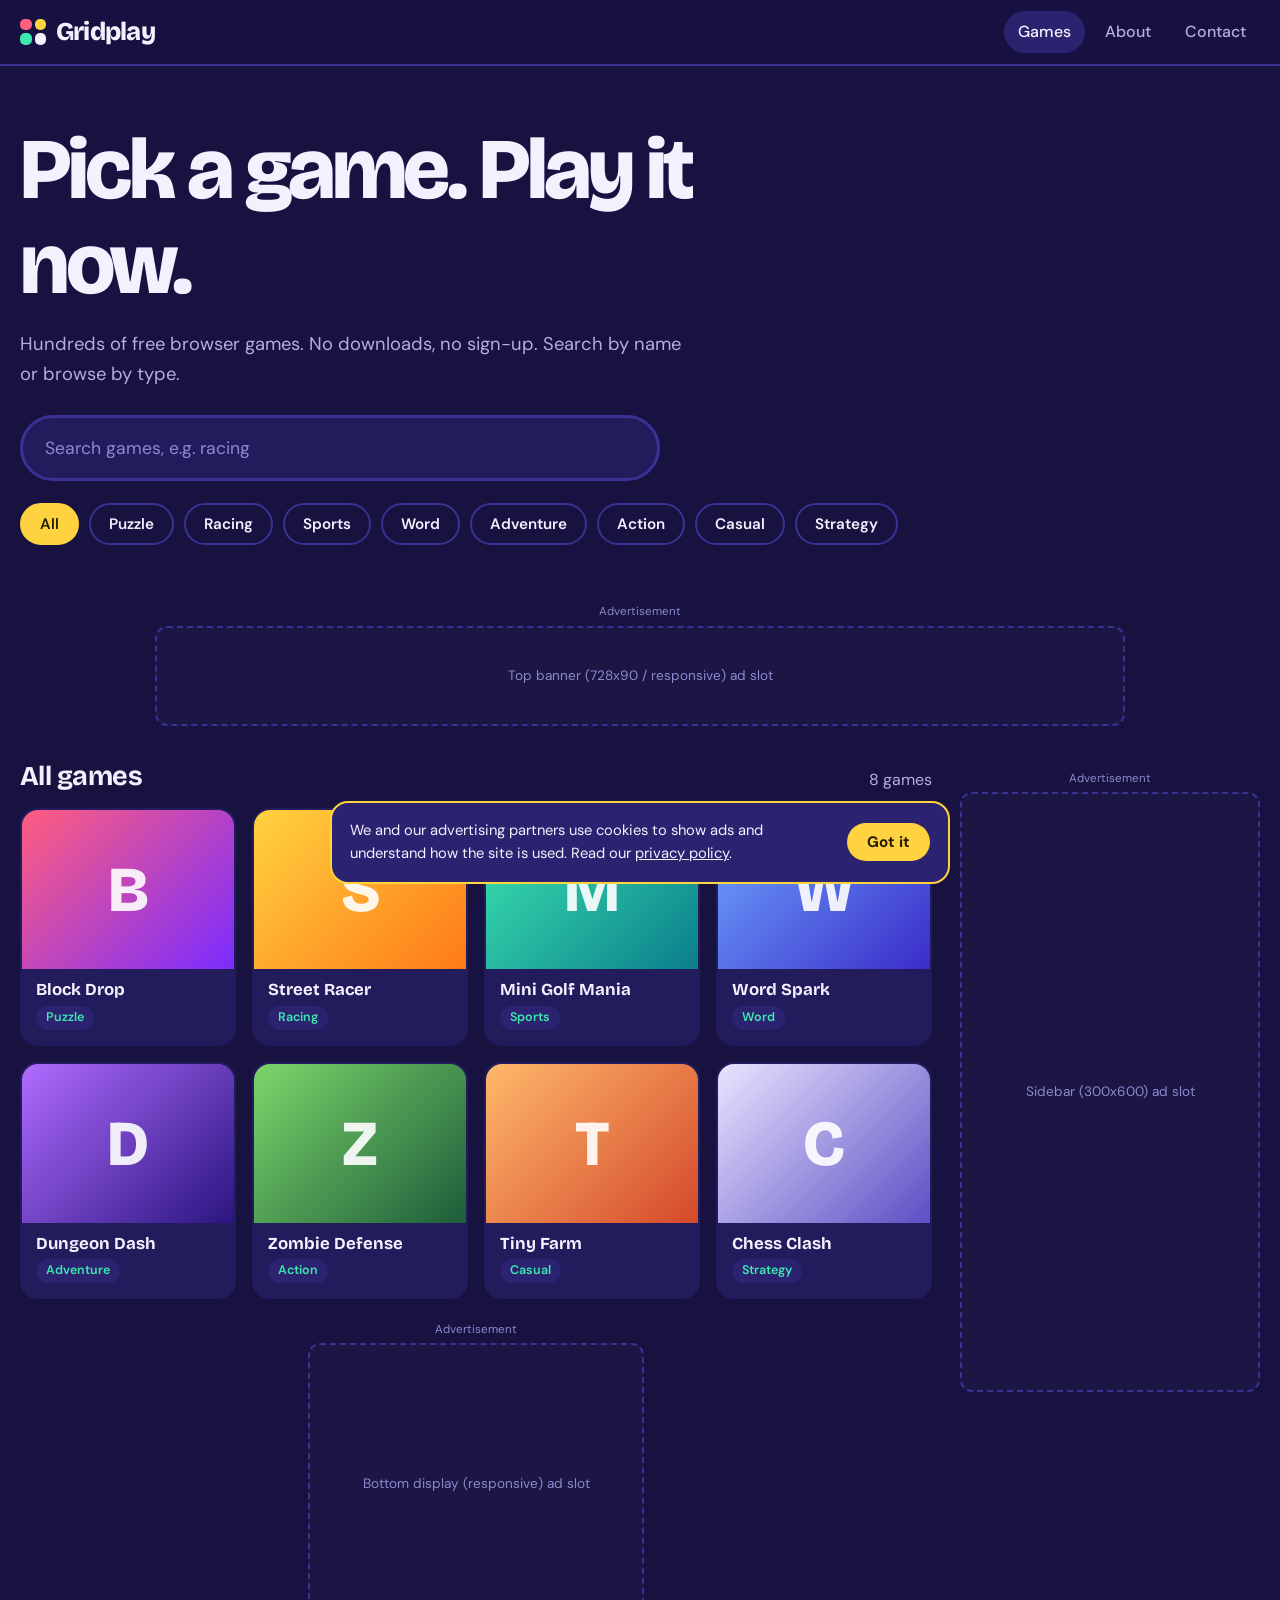
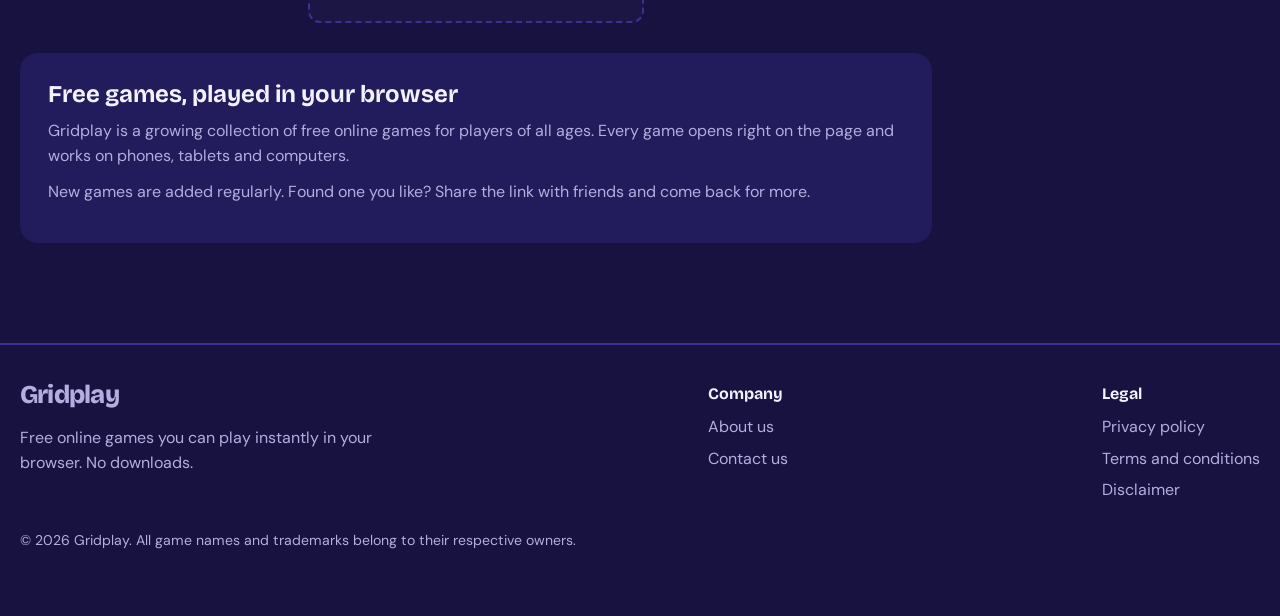
<file: madheshgames/index.html>
<!DOCTYPE html><html lang="en"><head><meta charset="utf-8"><meta name="viewport" content="width=device-width,initial-scale=1">
<title>Gridplay | Free Online Games to Play Now</title><meta name="description" content="Play hundreds of free online games in your browser. Puzzle, racing, action, strategy and more. No download needed."><link rel="canonical" href="https://www.yourdomain.com/">
<link rel="icon" href="data:image/svg+xml,%3Csvg xmlns='http://www.w3.org/2000/svg' viewBox='0 0 10 10'%3E%3Crect width='4.5' height='4.5' fill='%23ff5e7e'/%3E%3Crect x='5.5' width='4.5' height='4.5' fill='%23ffd23f'/%3E%3Crect y='5.5' width='4.5' height='4.5' fill='%233de8b0'/%3E%3Crect x='5.5' y='5.5' width='4.5' height='4.5' fill='%23f4f1ff'/%3E%3C/svg%3E">
<link rel="preconnect" href="https://fonts.googleapis.com"><link rel="preconnect" href="https://fonts.gstatic.com" crossorigin>
<link href="https://fonts.googleapis.com/css2?family=Bricolage+Grotesque:wght@700;800&family=DM+Sans:wght@400;500;600;700&display=swap" rel="stylesheet">
<link rel="stylesheet" href="style.css">
<!-- GOOGLE ADSENSE: paste your account script here (replace ca-pub-XXXXXXXXXXXXXXXX), same line on every page you want ads on:
<script async src="https://pagead2.googlesyndication.com/pagead/js/adsbygoogle.js?client=ca-pub-XXXXXXXXXXXXXXXX" crossorigin="anonymous"></script> -->
</head><body><header class="top"><div class="wrap bar"><a class="logo" href="index.html" aria-label="Gridplay home"><i aria-hidden="true"><b></b><b></b><b></b><b></b></i>Gridplay</a><nav aria-label="Main"><a href="index.html" aria-current=page>Games</a><a href="about.html">About</a><a href="contact.html">Contact</a></nav></div></header>
<main><div class="wrap"><section class="hero"><h1>Pick a game. Play it now.</h1><p>Hundreds of free browser games. No downloads, no sign-up. Search by name or browse by type.</p>
<form class="search" role="search" onsubmit="return false"><input id="q" type="search" placeholder="Search games, e.g. racing" aria-label="Search games" autocomplete="off"></form>
<div class="chips" id="chips" role="group" aria-label="Game categories"></div></section>
<aside class="ad" aria-label="Advertisement"><span>Advertisement</span><div class="ad-box ad-lb" data-slot="Top banner (728x90 / responsive)"><!-- PASTE ADSENSE UNIT HERE, e.g. <ins class="adsbygoogle" ...></ins><script>(adsbygoogle=window.adsbygoogle||[]).push({});</script> -->Top banner (728x90 / responsive) ad slot</div></aside>
<div class="layout"><section aria-labelledby="all"><div class="sec-h"><h2 id="all">All games</h2><span id="count"></span></div><div class="grid" id="grid"></div><button class="more" id="more">Show more games</button>
<aside class="ad" aria-label="Advertisement"><span>Advertisement</span><div class="ad-box ad-rect" data-slot="Bottom display (responsive)"><!-- PASTE ADSENSE UNIT HERE, e.g. <ins class="adsbygoogle" ...></ins><script>(adsbygoogle=window.adsbygoogle||[]).push({});</script> -->Bottom display (responsive) ad slot</div></aside>
<section class="about-strip"><h2>Free games, played in your browser</h2><p>Gridplay is a growing collection of free online games for players of all ages. Every game opens right on the page and works on phones, tablets and computers.</p><p>New games are added regularly. Found one you like? Share the link with friends and come back for more.</p></section></section>
<div class="rail"><aside class="ad" aria-label="Advertisement"><span>Advertisement</span><div class="ad-box ad-sky" data-slot="Sidebar (300x600)"><!-- PASTE ADSENSE UNIT HERE, e.g. <ins class="adsbygoogle" ...></ins><script>(adsbygoogle=window.adsbygoogle||[]).push({});</script> -->Sidebar (300x600) ad slot</div></aside></div></div></div></main><footer><div class="wrap"><div class="fgrid"><div><div class="logo">Gridplay</div><p style="max-width:34ch">Free online games you can play instantly in your browser. No downloads.</p></div>
<div><h4>Company</h4><ul><li><a href="about.html">About us</a></li><li><a href="contact.html">Contact us</a></li></ul></div>
<div><h4>Legal</h4><ul><li><a href="privacy.html">Privacy policy</a></li><li><a href="terms.html">Terms and conditions</a></li><li><a href="disclaimer.html">Disclaimer</a></li></ul></div></div>
<p class="copy">© 2026 Gridplay. All game names and trademarks belong to their respective owners.</p></div></footer>
<div class="consent" id="consent" role="dialog" aria-label="Cookie notice"><p>We and our advertising partners use cookies to show ads and understand how the site is used. Read our <a href="privacy.html">privacy policy</a>.</p><button id="ok">Got it</button></div>
<script src="games.js"></script><script src="app.js"></script><script src="consent.js"></script></body></html>
</file>
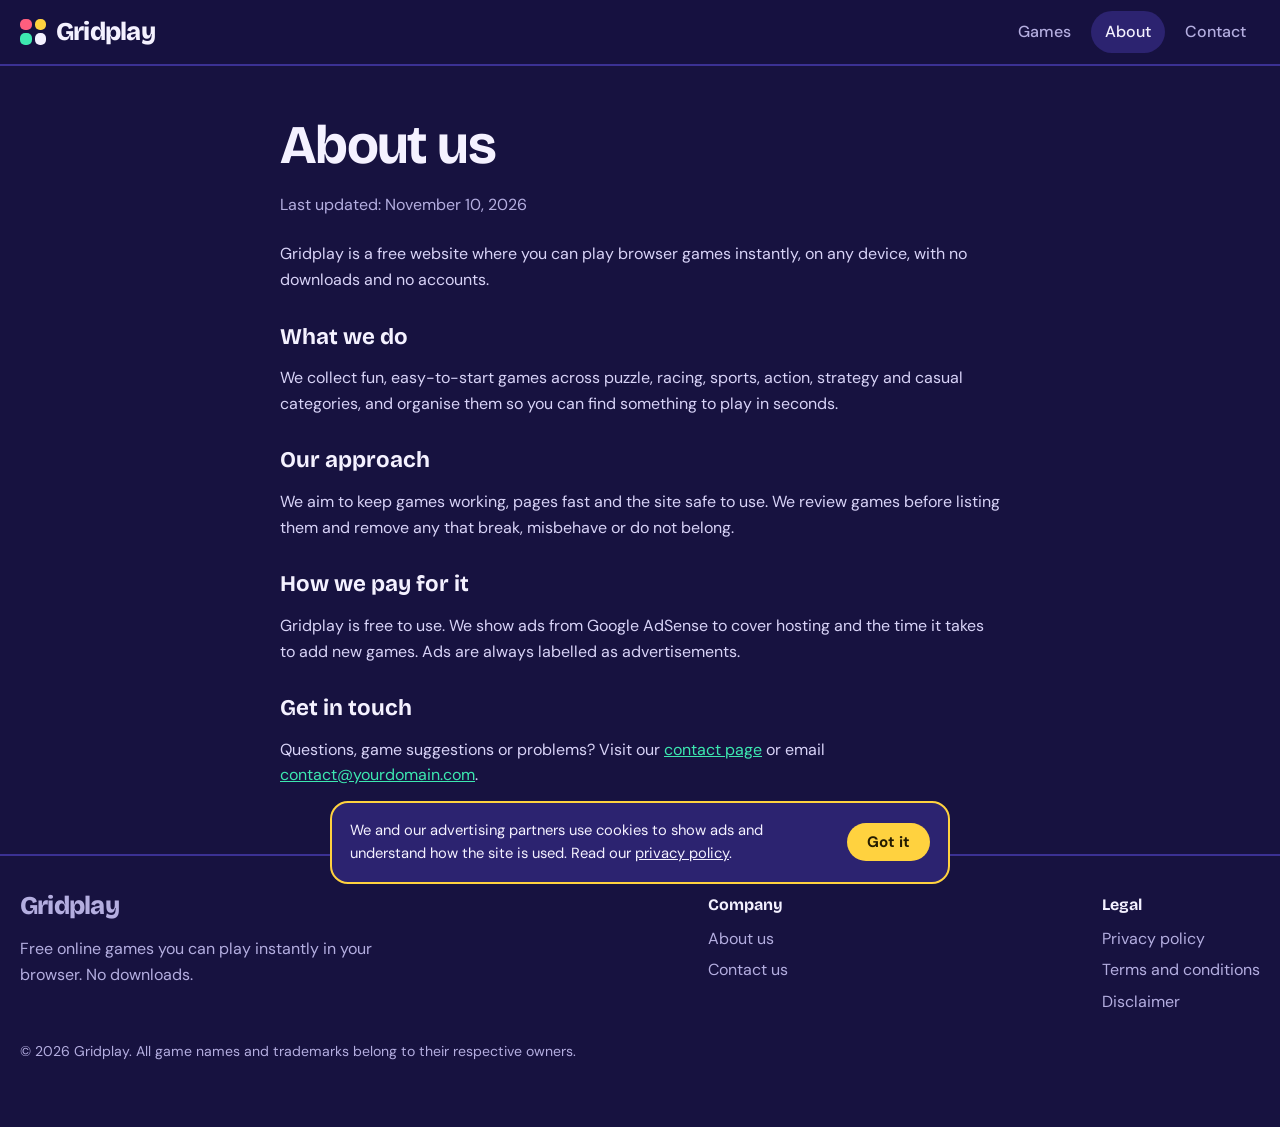
<file: madheshgames/about.html>
<!DOCTYPE html><html lang="en"><head><meta charset="utf-8"><meta name="viewport" content="width=device-width,initial-scale=1">
<title>About us | Gridplay</title><meta name="description" content="About Gridplay, a free browser games website."><link rel="canonical" href="https://www.yourdomain.com/about.html">
<link rel="icon" href="data:image/svg+xml,%3Csvg xmlns='http://www.w3.org/2000/svg' viewBox='0 0 10 10'%3E%3Crect width='4.5' height='4.5' fill='%23ff5e7e'/%3E%3Crect x='5.5' width='4.5' height='4.5' fill='%23ffd23f'/%3E%3Crect y='5.5' width='4.5' height='4.5' fill='%233de8b0'/%3E%3Crect x='5.5' y='5.5' width='4.5' height='4.5' fill='%23f4f1ff'/%3E%3C/svg%3E">
<link rel="preconnect" href="https://fonts.googleapis.com"><link rel="preconnect" href="https://fonts.gstatic.com" crossorigin>
<link href="https://fonts.googleapis.com/css2?family=Bricolage+Grotesque:wght@700;800&family=DM+Sans:wght@400;500;600;700&display=swap" rel="stylesheet">
<link rel="stylesheet" href="style.css">
<!-- GOOGLE ADSENSE: paste your account script here (replace ca-pub-XXXXXXXXXXXXXXXX), same line on every page you want ads on:
<script async src="https://pagead2.googlesyndication.com/pagead/js/adsbygoogle.js?client=ca-pub-XXXXXXXXXXXXXXXX" crossorigin="anonymous"></script> -->
</head><body><header class="top"><div class="wrap bar"><a class="logo" href="index.html" aria-label="Gridplay home"><i aria-hidden="true"><b></b><b></b><b></b><b></b></i>Gridplay</a><nav aria-label="Main"><a href="index.html">Games</a><a href="about.html" aria-current=page>About</a><a href="contact.html">Contact</a></nav></div></header><main><article class="doc"><h1>About us</h1><p class="upd">Last updated: November 10, 2026</p><p>Gridplay is a free website where you can play browser games instantly, on any device, with no downloads and no accounts.</p>
<h2>What we do</h2><p>We collect fun, easy-to-start games across puzzle, racing, sports, action, strategy and casual categories, and organise them so you can find something to play in seconds.</p>
<h2>Our approach</h2><p>We aim to keep games working, pages fast and the site safe to use. We review games before listing them and remove any that break, misbehave or do not belong.</p>
<h2>How we pay for it</h2><p>Gridplay is free to use. We show ads from Google AdSense to cover hosting and the time it takes to add new games. Ads are always labelled as advertisements.</p>
<h2>Get in touch</h2><p>Questions, game suggestions or problems? Visit our <a href="contact.html">contact page</a> or email <a href="mailto:contact@yourdomain.com">contact@yourdomain.com</a>.</p></article></main><footer><div class="wrap"><div class="fgrid"><div><div class="logo">Gridplay</div><p style="max-width:34ch">Free online games you can play instantly in your browser. No downloads.</p></div>
<div><h4>Company</h4><ul><li><a href="about.html">About us</a></li><li><a href="contact.html">Contact us</a></li></ul></div>
<div><h4>Legal</h4><ul><li><a href="privacy.html">Privacy policy</a></li><li><a href="terms.html">Terms and conditions</a></li><li><a href="disclaimer.html">Disclaimer</a></li></ul></div></div>
<p class="copy">© 2026 Gridplay. All game names and trademarks belong to their respective owners.</p></div></footer>
<div class="consent" id="consent" role="dialog" aria-label="Cookie notice"><p>We and our advertising partners use cookies to show ads and understand how the site is used. Read our <a href="privacy.html">privacy policy</a>.</p><button id="ok">Got it</button></div>
<script src="consent.js"></script></body></html>
</file>
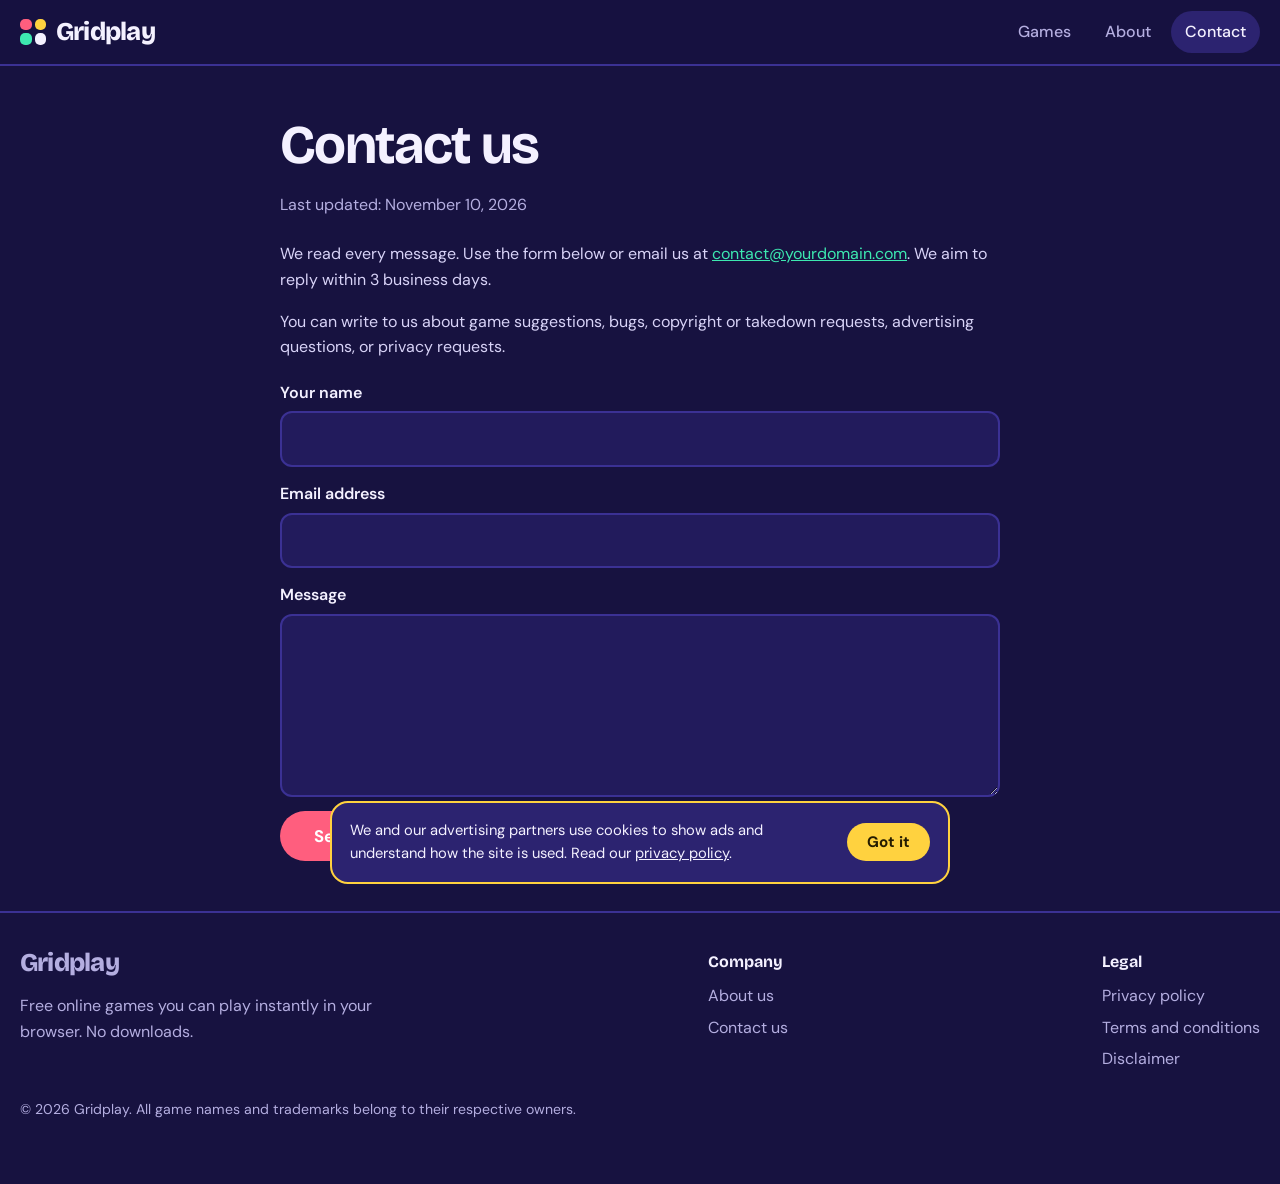
<file: madheshgames/contact.html>
<!DOCTYPE html><html lang="en"><head><meta charset="utf-8"><meta name="viewport" content="width=device-width,initial-scale=1">
<title>Contact us | Gridplay</title><meta name="description" content="Contact the Gridplay team."><link rel="canonical" href="https://www.yourdomain.com/contact.html">
<link rel="icon" href="data:image/svg+xml,%3Csvg xmlns='http://www.w3.org/2000/svg' viewBox='0 0 10 10'%3E%3Crect width='4.5' height='4.5' fill='%23ff5e7e'/%3E%3Crect x='5.5' width='4.5' height='4.5' fill='%23ffd23f'/%3E%3Crect y='5.5' width='4.5' height='4.5' fill='%233de8b0'/%3E%3Crect x='5.5' y='5.5' width='4.5' height='4.5' fill='%23f4f1ff'/%3E%3C/svg%3E">
<link rel="preconnect" href="https://fonts.googleapis.com"><link rel="preconnect" href="https://fonts.gstatic.com" crossorigin>
<link href="https://fonts.googleapis.com/css2?family=Bricolage+Grotesque:wght@700;800&family=DM+Sans:wght@400;500;600;700&display=swap" rel="stylesheet">
<link rel="stylesheet" href="style.css">
<!-- GOOGLE ADSENSE: paste your account script here (replace ca-pub-XXXXXXXXXXXXXXXX), same line on every page you want ads on:
<script async src="https://pagead2.googlesyndication.com/pagead/js/adsbygoogle.js?client=ca-pub-XXXXXXXXXXXXXXXX" crossorigin="anonymous"></script> -->
</head><body><header class="top"><div class="wrap bar"><a class="logo" href="index.html" aria-label="Gridplay home"><i aria-hidden="true"><b></b><b></b><b></b><b></b></i>Gridplay</a><nav aria-label="Main"><a href="index.html">Games</a><a href="about.html">About</a><a href="contact.html" aria-current=page>Contact</a></nav></div></header><main><article class="doc"><h1>Contact us</h1><p class="upd">Last updated: November 10, 2026</p><p>We read every message. Use the form below or email us at <a href="mailto:contact@yourdomain.com">contact@yourdomain.com</a>. We aim to reply within 3 business days.</p>
<p>You can write to us about game suggestions, bugs, copyright or takedown requests, advertising questions, or privacy requests.</p>
<!-- To receive form messages without a server, replace the action below with your Formspree/Getform endpoint. -->
<form class="contact" action="mailto:contact@yourdomain.com" method="post" enctype="text/plain"><label>Your name<input name="name" required autocomplete="name"></label><label>Email address<input name="email" type="email" required autocomplete="email"></label><label>Message<textarea name="message" rows="6" required></textarea></label><button class="more" type="submit" style="margin:0">Send message</button></form></article></main><footer><div class="wrap"><div class="fgrid"><div><div class="logo">Gridplay</div><p style="max-width:34ch">Free online games you can play instantly in your browser. No downloads.</p></div>
<div><h4>Company</h4><ul><li><a href="about.html">About us</a></li><li><a href="contact.html">Contact us</a></li></ul></div>
<div><h4>Legal</h4><ul><li><a href="privacy.html">Privacy policy</a></li><li><a href="terms.html">Terms and conditions</a></li><li><a href="disclaimer.html">Disclaimer</a></li></ul></div></div>
<p class="copy">© 2026 Gridplay. All game names and trademarks belong to their respective owners.</p></div></footer>
<div class="consent" id="consent" role="dialog" aria-label="Cookie notice"><p>We and our advertising partners use cookies to show ads and understand how the site is used. Read our <a href="privacy.html">privacy policy</a>.</p><button id="ok">Got it</button></div>
<script src="consent.js"></script></body></html>
</file>
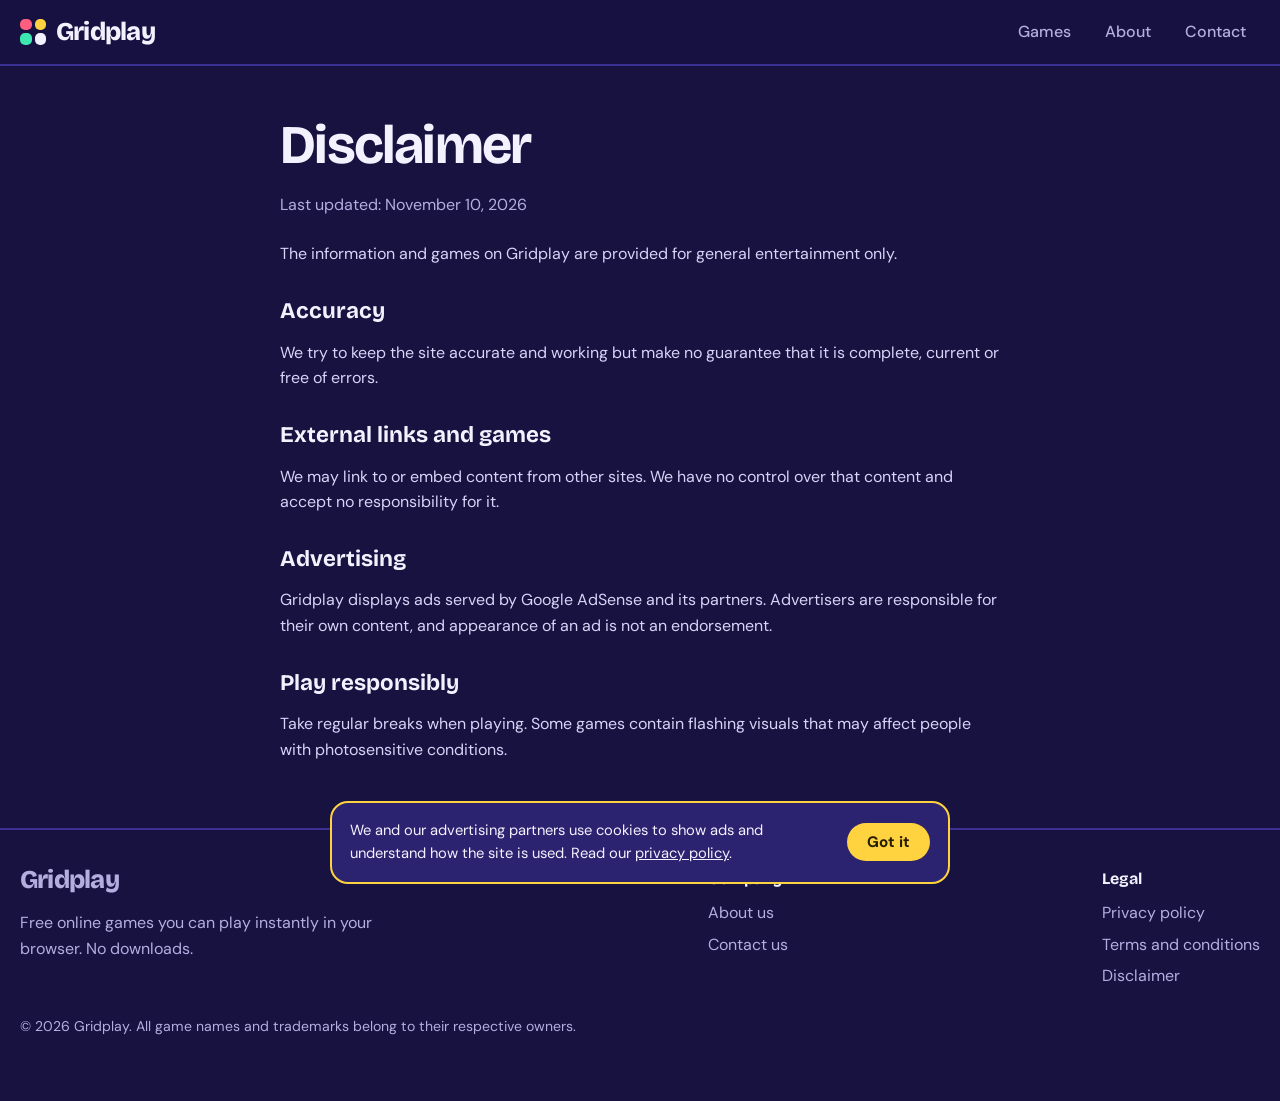
<file: madheshgames/disclaimer.html>
<!DOCTYPE html><html lang="en"><head><meta charset="utf-8"><meta name="viewport" content="width=device-width,initial-scale=1">
<title>Disclaimer | Gridplay</title><meta name="description" content="Gridplay disclaimer."><link rel="canonical" href="https://www.yourdomain.com/disclaimer.html">
<link rel="icon" href="data:image/svg+xml,%3Csvg xmlns='http://www.w3.org/2000/svg' viewBox='0 0 10 10'%3E%3Crect width='4.5' height='4.5' fill='%23ff5e7e'/%3E%3Crect x='5.5' width='4.5' height='4.5' fill='%23ffd23f'/%3E%3Crect y='5.5' width='4.5' height='4.5' fill='%233de8b0'/%3E%3Crect x='5.5' y='5.5' width='4.5' height='4.5' fill='%23f4f1ff'/%3E%3C/svg%3E">
<link rel="preconnect" href="https://fonts.googleapis.com"><link rel="preconnect" href="https://fonts.gstatic.com" crossorigin>
<link href="https://fonts.googleapis.com/css2?family=Bricolage+Grotesque:wght@700;800&family=DM+Sans:wght@400;500;600;700&display=swap" rel="stylesheet">
<link rel="stylesheet" href="style.css">
<!-- GOOGLE ADSENSE: paste your account script here (replace ca-pub-XXXXXXXXXXXXXXXX), same line on every page you want ads on:
<script async src="https://pagead2.googlesyndication.com/pagead/js/adsbygoogle.js?client=ca-pub-XXXXXXXXXXXXXXXX" crossorigin="anonymous"></script> -->
</head><body><header class="top"><div class="wrap bar"><a class="logo" href="index.html" aria-label="Gridplay home"><i aria-hidden="true"><b></b><b></b><b></b><b></b></i>Gridplay</a><nav aria-label="Main"><a href="index.html">Games</a><a href="about.html">About</a><a href="contact.html">Contact</a></nav></div></header><main><article class="doc"><h1>Disclaimer</h1><p class="upd">Last updated: November 10, 2026</p><p>The information and games on Gridplay are provided for general entertainment only.</p>
<h2>Accuracy</h2><p>We try to keep the site accurate and working but make no guarantee that it is complete, current or free of errors.</p>
<h2>External links and games</h2><p>We may link to or embed content from other sites. We have no control over that content and accept no responsibility for it.</p>
<h2>Advertising</h2><p>Gridplay displays ads served by Google AdSense and its partners. Advertisers are responsible for their own content, and appearance of an ad is not an endorsement.</p>
<h2>Play responsibly</h2><p>Take regular breaks when playing. Some games contain flashing visuals that may affect people with photosensitive conditions.</p></article></main><footer><div class="wrap"><div class="fgrid"><div><div class="logo">Gridplay</div><p style="max-width:34ch">Free online games you can play instantly in your browser. No downloads.</p></div>
<div><h4>Company</h4><ul><li><a href="about.html">About us</a></li><li><a href="contact.html">Contact us</a></li></ul></div>
<div><h4>Legal</h4><ul><li><a href="privacy.html">Privacy policy</a></li><li><a href="terms.html">Terms and conditions</a></li><li><a href="disclaimer.html">Disclaimer</a></li></ul></div></div>
<p class="copy">© 2026 Gridplay. All game names and trademarks belong to their respective owners.</p></div></footer>
<div class="consent" id="consent" role="dialog" aria-label="Cookie notice"><p>We and our advertising partners use cookies to show ads and understand how the site is used. Read our <a href="privacy.html">privacy policy</a>.</p><button id="ok">Got it</button></div>
<script src="consent.js"></script></body></html>
</file>
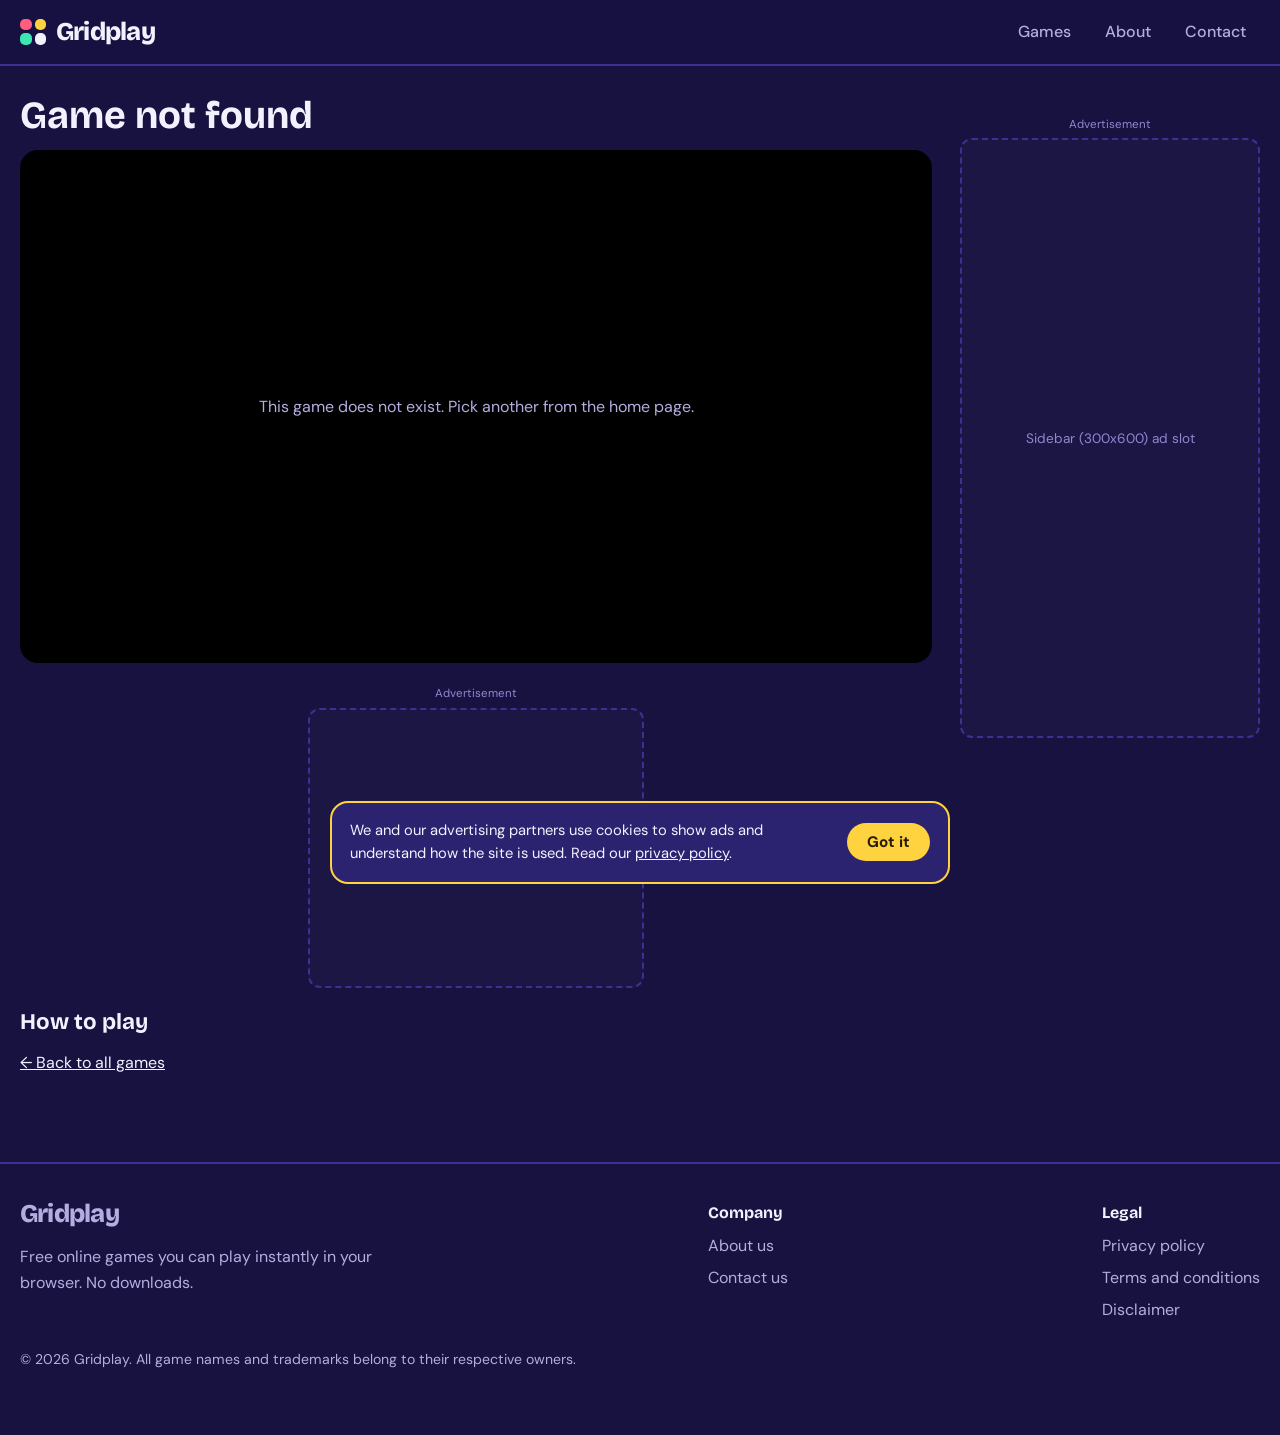
<file: madheshgames/game.html>
<!DOCTYPE html><html lang="en"><head><meta charset="utf-8"><meta name="viewport" content="width=device-width,initial-scale=1">
<title>Play Game | Gridplay</title><meta name="description" content="Play this free online game in your browser."><link rel="canonical" href="https://www.yourdomain.com/game.html">
<link rel="icon" href="data:image/svg+xml,%3Csvg xmlns='http://www.w3.org/2000/svg' viewBox='0 0 10 10'%3E%3Crect width='4.5' height='4.5' fill='%23ff5e7e'/%3E%3Crect x='5.5' width='4.5' height='4.5' fill='%23ffd23f'/%3E%3Crect y='5.5' width='4.5' height='4.5' fill='%233de8b0'/%3E%3Crect x='5.5' y='5.5' width='4.5' height='4.5' fill='%23f4f1ff'/%3E%3C/svg%3E">
<link rel="preconnect" href="https://fonts.googleapis.com"><link rel="preconnect" href="https://fonts.gstatic.com" crossorigin>
<link href="https://fonts.googleapis.com/css2?family=Bricolage+Grotesque:wght@700;800&family=DM+Sans:wght@400;500;600;700&display=swap" rel="stylesheet">
<link rel="stylesheet" href="style.css">
<!-- GOOGLE ADSENSE: paste your account script here (replace ca-pub-XXXXXXXXXXXXXXXX), same line on every page you want ads on:
<script async src="https://pagead2.googlesyndication.com/pagead/js/adsbygoogle.js?client=ca-pub-XXXXXXXXXXXXXXXX" crossorigin="anonymous"></script> -->
</head><body><header class="top"><div class="wrap bar"><a class="logo" href="index.html" aria-label="Gridplay home"><i aria-hidden="true"><b></b><b></b><b></b><b></b></i>Gridplay</a><nav aria-label="Main"><a href="index.html">Games</a><a href="about.html">About</a><a href="contact.html">Contact</a></nav></div></header>
<main><div class="wrap" style="padding-top:28px"><div class="layout"><section><h1 id="t" style="font-size:2.4rem;margin-bottom:14px">Loading…</h1><div class="player" id="p">Loading game…</div>
<aside class="ad" aria-label="Advertisement"><span>Advertisement</span><div class="ad-box ad-rect" data-slot="Below game (responsive)"><!-- PASTE ADSENSE UNIT HERE, e.g. <ins class="adsbygoogle" ...></ins><script>(adsbygoogle=window.adsbygoogle||[]).push({});</script> -->Below game (responsive) ad slot</div></aside><h2 style="font-size:1.4rem">How to play</h2><p id="d" style="color:var(--mute);max-width:70ch"></p><p><a href="index.html">← Back to all games</a></p></section><div class="rail"><aside class="ad" aria-label="Advertisement"><span>Advertisement</span><div class="ad-box ad-sky" data-slot="Sidebar (300x600)"><!-- PASTE ADSENSE UNIT HERE, e.g. <ins class="adsbygoogle" ...></ins><script>(adsbygoogle=window.adsbygoogle||[]).push({});</script> -->Sidebar (300x600) ad slot</div></aside></div></div></div></main><footer><div class="wrap"><div class="fgrid"><div><div class="logo">Gridplay</div><p style="max-width:34ch">Free online games you can play instantly in your browser. No downloads.</p></div>
<div><h4>Company</h4><ul><li><a href="about.html">About us</a></li><li><a href="contact.html">Contact us</a></li></ul></div>
<div><h4>Legal</h4><ul><li><a href="privacy.html">Privacy policy</a></li><li><a href="terms.html">Terms and conditions</a></li><li><a href="disclaimer.html">Disclaimer</a></li></ul></div></div>
<p class="copy">© 2026 Gridplay. All game names and trademarks belong to their respective owners.</p></div></footer>
<div class="consent" id="consent" role="dialog" aria-label="Cookie notice"><p>We and our advertising partners use cookies to show ads and understand how the site is used. Read our <a href="privacy.html">privacy policy</a>.</p><button id="ok">Got it</button></div>
<script src="games.js"></script><script>(function(){var s=new URLSearchParams(location.search).get("g"),g=(window.GAMES||[]).find(function(x){return x.slug===s}),t=document.getElementById("t"),p=document.getElementById("p");
if(!g){t.textContent="Game not found";p.textContent="This game does not exist. Pick another from the home page.";return}
document.title=g.title+" | Play Free Online | Gridplay";t.textContent=g.title;document.getElementById("d").textContent=g.desc;
if(g.embed){var f=document.createElement("iframe");f.src=g.embed;f.title=g.title;f.allowFullscreen=true;p.textContent="";p.appendChild(f)}else{p.textContent="Game coming soon."}})();</script><script src="consent.js"></script></body></html>
</file>
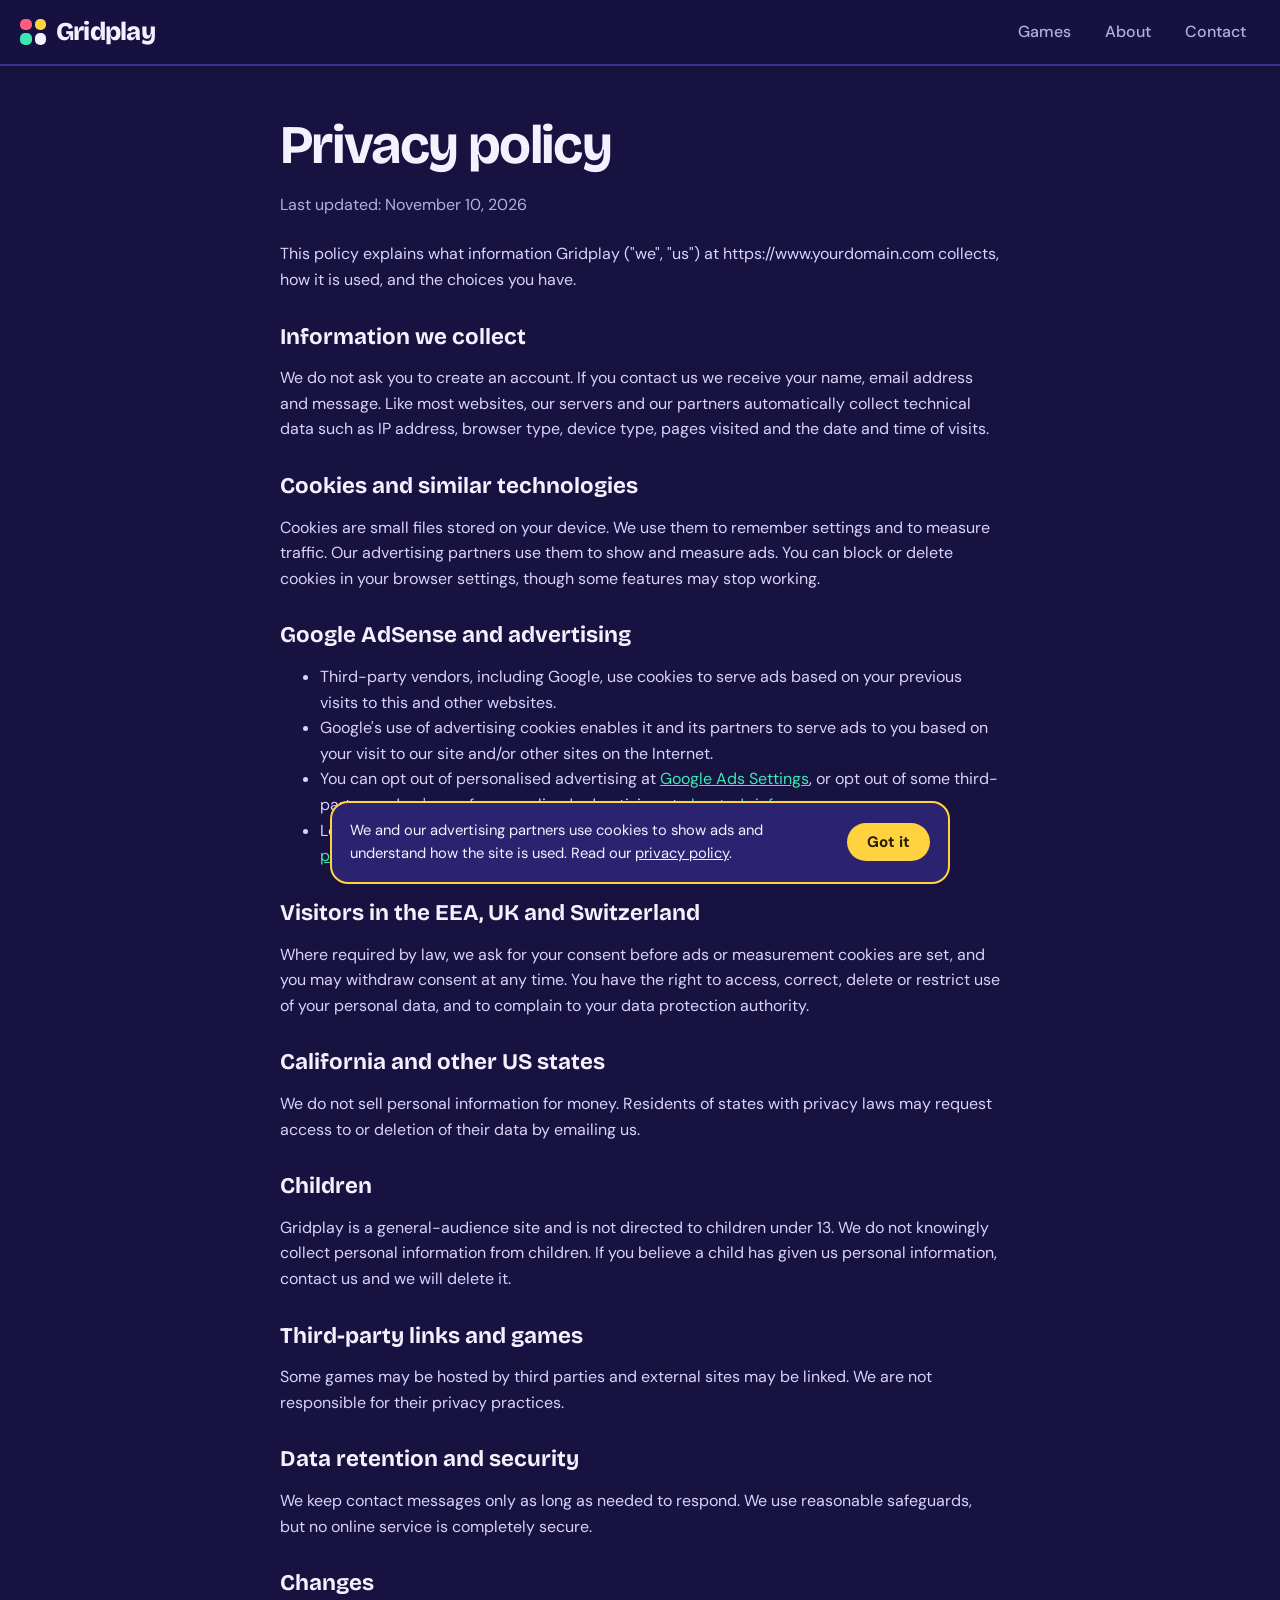
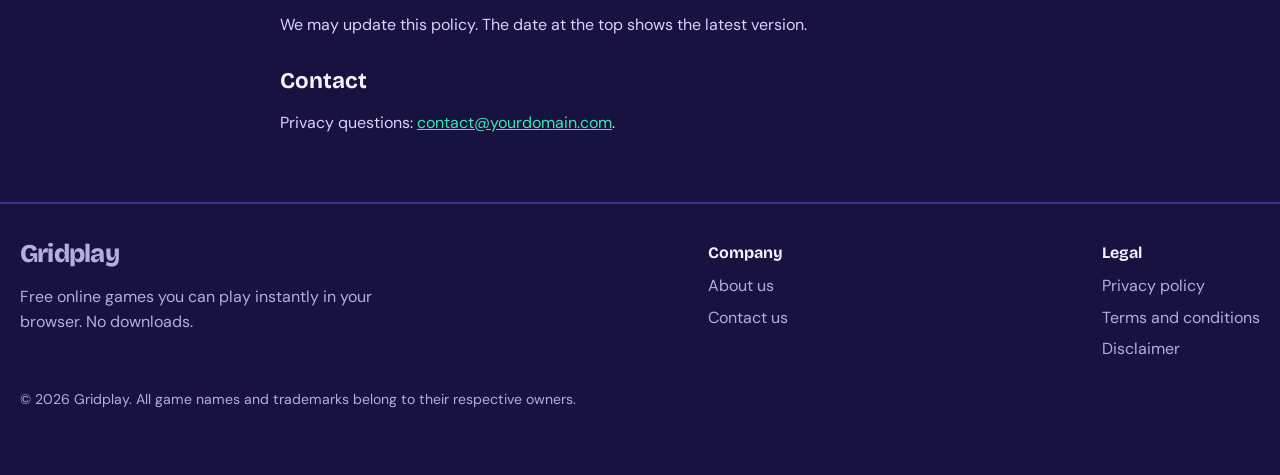
<file: madheshgames/privacy.html>
<!DOCTYPE html><html lang="en"><head><meta charset="utf-8"><meta name="viewport" content="width=device-width,initial-scale=1">
<title>Privacy policy | Gridplay</title><meta name="description" content="Gridplay privacy policy, cookies and advertising."><link rel="canonical" href="https://www.yourdomain.com/privacy.html">
<link rel="icon" href="data:image/svg+xml,%3Csvg xmlns='http://www.w3.org/2000/svg' viewBox='0 0 10 10'%3E%3Crect width='4.5' height='4.5' fill='%23ff5e7e'/%3E%3Crect x='5.5' width='4.5' height='4.5' fill='%23ffd23f'/%3E%3Crect y='5.5' width='4.5' height='4.5' fill='%233de8b0'/%3E%3Crect x='5.5' y='5.5' width='4.5' height='4.5' fill='%23f4f1ff'/%3E%3C/svg%3E">
<link rel="preconnect" href="https://fonts.googleapis.com"><link rel="preconnect" href="https://fonts.gstatic.com" crossorigin>
<link href="https://fonts.googleapis.com/css2?family=Bricolage+Grotesque:wght@700;800&family=DM+Sans:wght@400;500;600;700&display=swap" rel="stylesheet">
<link rel="stylesheet" href="style.css">
<!-- GOOGLE ADSENSE: paste your account script here (replace ca-pub-XXXXXXXXXXXXXXXX), same line on every page you want ads on:
<script async src="https://pagead2.googlesyndication.com/pagead/js/adsbygoogle.js?client=ca-pub-XXXXXXXXXXXXXXXX" crossorigin="anonymous"></script> -->
</head><body><header class="top"><div class="wrap bar"><a class="logo" href="index.html" aria-label="Gridplay home"><i aria-hidden="true"><b></b><b></b><b></b><b></b></i>Gridplay</a><nav aria-label="Main"><a href="index.html">Games</a><a href="about.html">About</a><a href="contact.html">Contact</a></nav></div></header><main><article class="doc"><h1>Privacy policy</h1><p class="upd">Last updated: November 10, 2026</p><p>This policy explains what information Gridplay ("we", "us") at https://www.yourdomain.com collects, how it is used, and the choices you have.</p>
<h2>Information we collect</h2><p>We do not ask you to create an account. If you contact us we receive your name, email address and message. Like most websites, our servers and our partners automatically collect technical data such as IP address, browser type, device type, pages visited and the date and time of visits.</p>
<h2>Cookies and similar technologies</h2><p>Cookies are small files stored on your device. We use them to remember settings and to measure traffic. Our advertising partners use them to show and measure ads. You can block or delete cookies in your browser settings, though some features may stop working.</p>
<h2>Google AdSense and advertising</h2><ul><li>Third-party vendors, including Google, use cookies to serve ads based on your previous visits to this and other websites.</li><li>Google's use of advertising cookies enables it and its partners to serve ads to you based on your visit to our site and/or other sites on the Internet.</li><li>You can opt out of personalised advertising at <a href="https://adssettings.google.com" rel="noopener">Google Ads Settings</a>, or opt out of some third-party vendors' use of personalised advertising at <a href="https://www.aboutads.info" rel="noopener">aboutads.info</a>.</li><li>Learn how Google uses data from sites that use its services at <a href="https://policies.google.com/technologies/partner-sites" rel="noopener">policies.google.com/technologies/partner-sites</a>.</li></ul>
<h2>Visitors in the EEA, UK and Switzerland</h2><p>Where required by law, we ask for your consent before ads or measurement cookies are set, and you may withdraw consent at any time. You have the right to access, correct, delete or restrict use of your personal data, and to complain to your data protection authority.</p>
<h2>California and other US states</h2><p>We do not sell personal information for money. Residents of states with privacy laws may request access to or deletion of their data by emailing us.</p>
<h2>Children</h2><p>Gridplay is a general-audience site and is not directed to children under 13. We do not knowingly collect personal information from children. If you believe a child has given us personal information, contact us and we will delete it.</p>
<h2>Third-party links and games</h2><p>Some games may be hosted by third parties and external sites may be linked. We are not responsible for their privacy practices.</p>
<h2>Data retention and security</h2><p>We keep contact messages only as long as needed to respond. We use reasonable safeguards, but no online service is completely secure.</p>
<h2>Changes</h2><p>We may update this policy. The date at the top shows the latest version.</p>
<h2>Contact</h2><p>Privacy questions: <a href="mailto:contact@yourdomain.com">contact@yourdomain.com</a>.</p></article></main><footer><div class="wrap"><div class="fgrid"><div><div class="logo">Gridplay</div><p style="max-width:34ch">Free online games you can play instantly in your browser. No downloads.</p></div>
<div><h4>Company</h4><ul><li><a href="about.html">About us</a></li><li><a href="contact.html">Contact us</a></li></ul></div>
<div><h4>Legal</h4><ul><li><a href="privacy.html">Privacy policy</a></li><li><a href="terms.html">Terms and conditions</a></li><li><a href="disclaimer.html">Disclaimer</a></li></ul></div></div>
<p class="copy">© 2026 Gridplay. All game names and trademarks belong to their respective owners.</p></div></footer>
<div class="consent" id="consent" role="dialog" aria-label="Cookie notice"><p>We and our advertising partners use cookies to show ads and understand how the site is used. Read our <a href="privacy.html">privacy policy</a>.</p><button id="ok">Got it</button></div>
<script src="consent.js"></script></body></html>
</file>
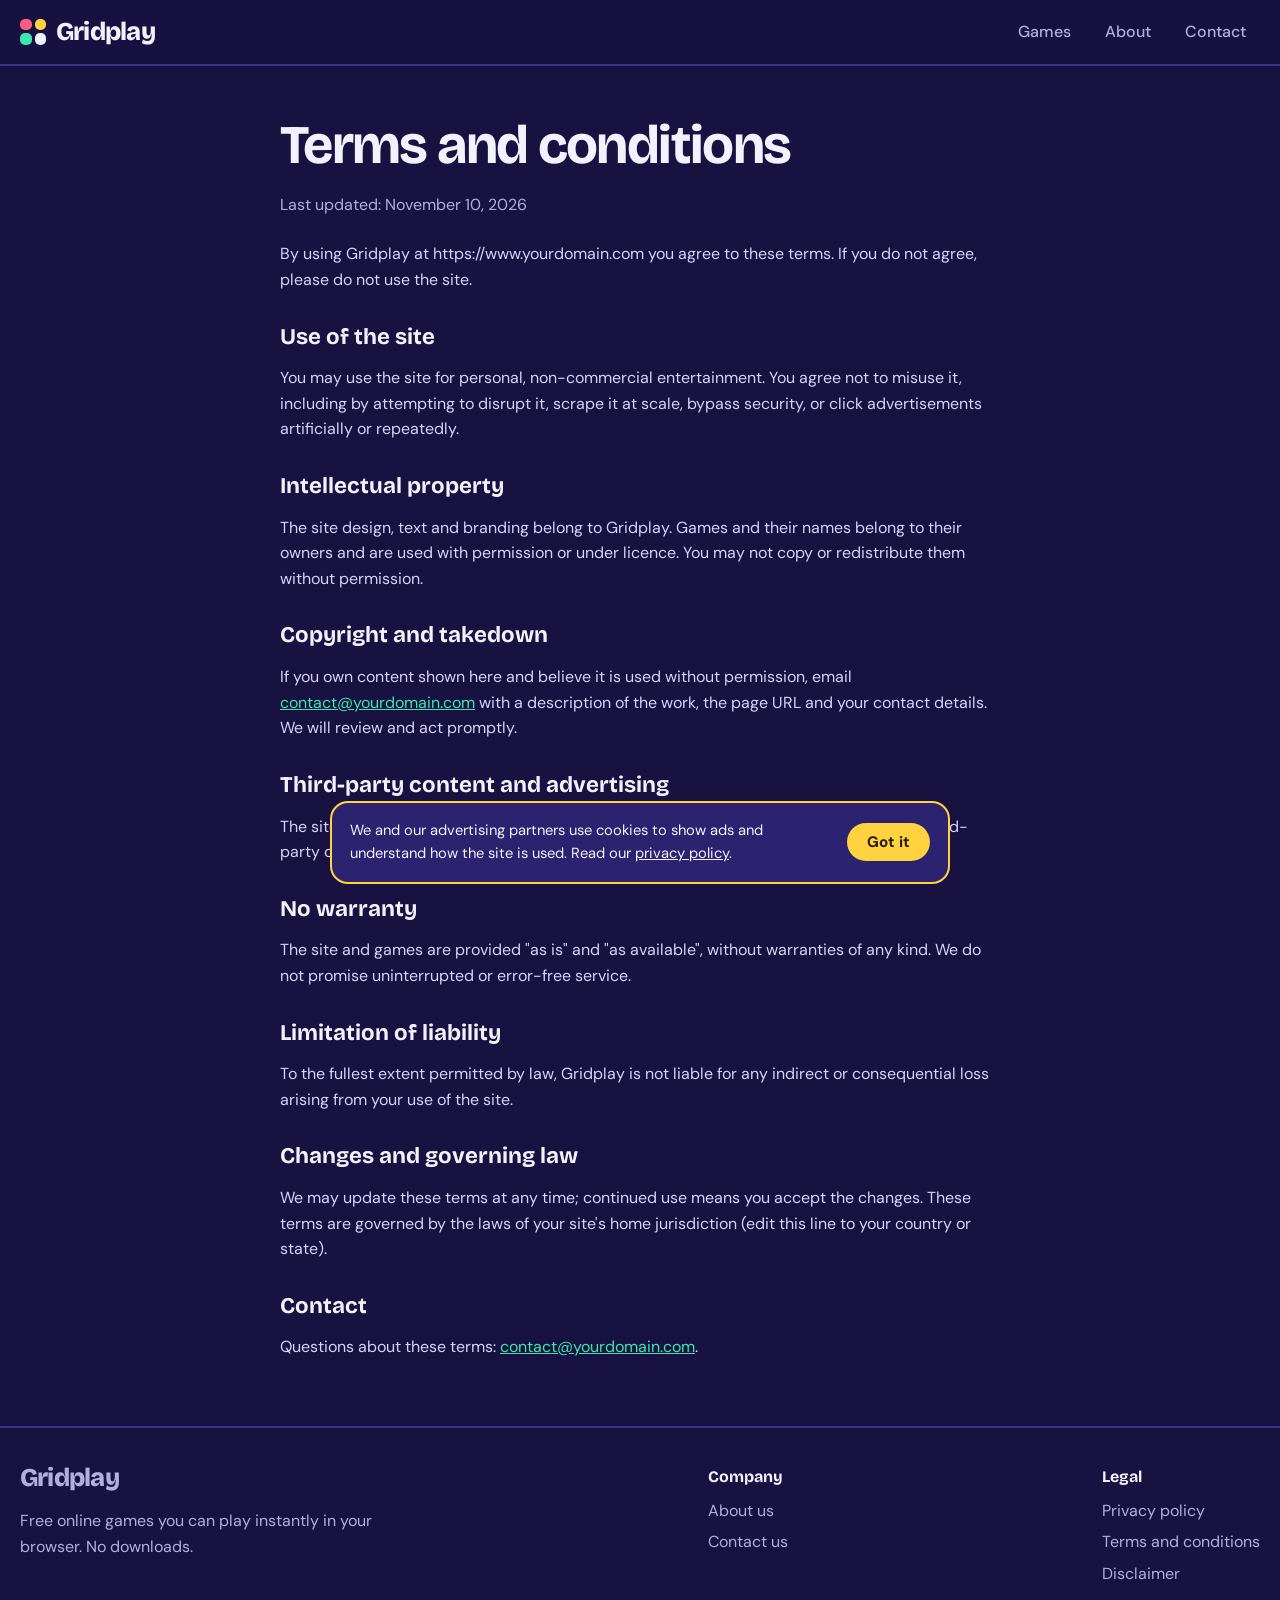
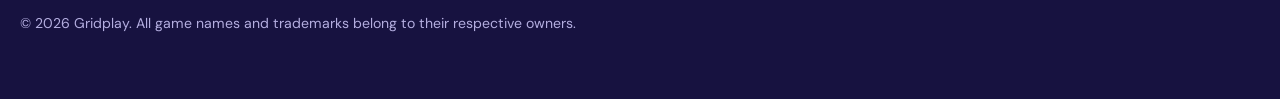
<file: madheshgames/terms.html>
<!DOCTYPE html><html lang="en"><head><meta charset="utf-8"><meta name="viewport" content="width=device-width,initial-scale=1">
<title>Terms and conditions | Gridplay</title><meta name="description" content="Gridplay terms and conditions."><link rel="canonical" href="https://www.yourdomain.com/terms.html">
<link rel="icon" href="data:image/svg+xml,%3Csvg xmlns='http://www.w3.org/2000/svg' viewBox='0 0 10 10'%3E%3Crect width='4.5' height='4.5' fill='%23ff5e7e'/%3E%3Crect x='5.5' width='4.5' height='4.5' fill='%23ffd23f'/%3E%3Crect y='5.5' width='4.5' height='4.5' fill='%233de8b0'/%3E%3Crect x='5.5' y='5.5' width='4.5' height='4.5' fill='%23f4f1ff'/%3E%3C/svg%3E">
<link rel="preconnect" href="https://fonts.googleapis.com"><link rel="preconnect" href="https://fonts.gstatic.com" crossorigin>
<link href="https://fonts.googleapis.com/css2?family=Bricolage+Grotesque:wght@700;800&family=DM+Sans:wght@400;500;600;700&display=swap" rel="stylesheet">
<link rel="stylesheet" href="style.css">
<!-- GOOGLE ADSENSE: paste your account script here (replace ca-pub-XXXXXXXXXXXXXXXX), same line on every page you want ads on:
<script async src="https://pagead2.googlesyndication.com/pagead/js/adsbygoogle.js?client=ca-pub-XXXXXXXXXXXXXXXX" crossorigin="anonymous"></script> -->
</head><body><header class="top"><div class="wrap bar"><a class="logo" href="index.html" aria-label="Gridplay home"><i aria-hidden="true"><b></b><b></b><b></b><b></b></i>Gridplay</a><nav aria-label="Main"><a href="index.html">Games</a><a href="about.html">About</a><a href="contact.html">Contact</a></nav></div></header><main><article class="doc"><h1>Terms and conditions</h1><p class="upd">Last updated: November 10, 2026</p><p>By using Gridplay at https://www.yourdomain.com you agree to these terms. If you do not agree, please do not use the site.</p>
<h2>Use of the site</h2><p>You may use the site for personal, non-commercial entertainment. You agree not to misuse it, including by attempting to disrupt it, scrape it at scale, bypass security, or click advertisements artificially or repeatedly.</p>
<h2>Intellectual property</h2><p>The site design, text and branding belong to Gridplay. Games and their names belong to their owners and are used with permission or under licence. You may not copy or redistribute them without permission.</p>
<h2>Copyright and takedown</h2><p>If you own content shown here and believe it is used without permission, email <a href="mailto:contact@yourdomain.com">contact@yourdomain.com</a> with a description of the work, the page URL and your contact details. We will review and act promptly.</p>
<h2>Third-party content and advertising</h2><p>The site displays ads and may embed third-party games. We do not control or endorse third-party content and are not responsible for it.</p>
<h2>No warranty</h2><p>The site and games are provided "as is" and "as available", without warranties of any kind. We do not promise uninterrupted or error-free service.</p>
<h2>Limitation of liability</h2><p>To the fullest extent permitted by law, Gridplay is not liable for any indirect or consequential loss arising from your use of the site.</p>
<h2>Changes and governing law</h2><p>We may update these terms at any time; continued use means you accept the changes. These terms are governed by the laws of your site's home jurisdiction (edit this line to your country or state).</p>
<h2>Contact</h2><p>Questions about these terms: <a href="mailto:contact@yourdomain.com">contact@yourdomain.com</a>.</p></article></main><footer><div class="wrap"><div class="fgrid"><div><div class="logo">Gridplay</div><p style="max-width:34ch">Free online games you can play instantly in your browser. No downloads.</p></div>
<div><h4>Company</h4><ul><li><a href="about.html">About us</a></li><li><a href="contact.html">Contact us</a></li></ul></div>
<div><h4>Legal</h4><ul><li><a href="privacy.html">Privacy policy</a></li><li><a href="terms.html">Terms and conditions</a></li><li><a href="disclaimer.html">Disclaimer</a></li></ul></div></div>
<p class="copy">© 2026 Gridplay. All game names and trademarks belong to their respective owners.</p></div></footer>
<div class="consent" id="consent" role="dialog" aria-label="Cookie notice"><p>We and our advertising partners use cookies to show ads and understand how the site is used. Read our <a href="privacy.html">privacy policy</a>.</p><button id="ok">Got it</button></div>
<script src="consent.js"></script></body></html>
</file>
<file: madheshgames/style.css>
:root{--bg:#171240;--panel:#221b5c;--panel2:#2c2370;--ink:#f4f1ff;--mute:#b4aee0;--coral:#ff5e7e;--sun:#ffd23f;--mint:#3de8b0;--line:#3b3194;--r:18px;color-scheme:dark}
*{box-sizing:border-box}html{scroll-behavior:smooth}
body{margin:0;background:var(--bg);color:var(--ink);font:400 1rem/1.6 'DM Sans',system-ui,sans-serif;-webkit-font-smoothing:antialiased}
h1,h2,h3,.logo{font-family:'Bricolage Grotesque','DM Sans',system-ui,sans-serif;line-height:1.1;margin:0}
a{color:inherit}a:focus-visible,button:focus-visible,input:focus-visible,textarea:focus-visible{outline:3px solid var(--sun);outline-offset:3px}
.wrap{max-width:1280px;margin:0 auto;padding:0 20px}
header.top{position:sticky;top:0;z-index:20;background:rgba(23,18,64,.92);backdrop-filter:blur(10px);border-bottom:2px solid var(--line)}
.bar{display:flex;align-items:center;gap:20px;height:64px}
.logo{font-weight:800;font-size:1.6rem;text-decoration:none;letter-spacing:-.03em;display:flex;align-items:center;gap:10px}
.logo i{width:26px;height:26px;display:grid;grid-template:1fr 1fr/1fr 1fr;gap:3px}.logo i b{border-radius:5px}
.logo i b:nth-child(1){background:var(--coral)}.logo i b:nth-child(2){background:var(--sun)}.logo i b:nth-child(3){background:var(--mint)}.logo i b:nth-child(4){background:var(--ink)}
nav{margin-left:auto;display:flex;gap:6px}nav a{padding:8px 14px;border-radius:99px;text-decoration:none;color:var(--mute);font-weight:500}
nav a:hover,nav a[aria-current]{background:var(--panel2);color:var(--ink)}
.hero{padding:56px 0 28px}
.hero h1{font-size:clamp(2.6rem,7vw,5.4rem);font-weight:800;letter-spacing:-.04em;max-width:13ch}
.hero p{color:var(--mute);font-size:1.15rem;max-width:52ch;margin:18px 0 26px}
.search{display:flex;gap:10px;max-width:640px}
.search input{flex:1;font:inherit;font-size:1.1rem;padding:16px 22px;border-radius:99px;border:3px solid var(--line);background:var(--panel);color:var(--ink)}
.search input::placeholder{color:#8f88cf}.search input:focus{border-color:var(--sun)}
.chips{display:flex;flex-wrap:wrap;gap:10px;margin:22px 0 8px}
.chip{font:600 .95rem 'DM Sans',sans-serif;padding:9px 18px;border-radius:99px;border:2px solid var(--line);background:transparent;color:var(--ink);cursor:pointer}
.chip:hover{background:var(--panel2)}.chip[aria-pressed=true]{background:var(--sun);border-color:var(--sun);color:#251c00}
.layout{display:grid;grid-template-columns:minmax(0,1fr);gap:28px;padding-bottom:40px}
@media(min-width:1180px){.layout{grid-template-columns:minmax(0,1fr) 300px}.rail{position:sticky;top:84px;align-self:start}}
@media(max-width:1179px){.rail{display:none}}
.sec-h{display:flex;align-items:baseline;justify-content:space-between;margin:14px 0 16px}.sec-h h2{font-size:1.7rem;letter-spacing:-.02em}.sec-h span{color:var(--mute)}
.grid{display:grid;grid-template-columns:repeat(auto-fill,minmax(190px,1fr));gap:16px}
.card{display:block;text-decoration:none;background:var(--panel);border-radius:var(--r);overflow:hidden;border:2px solid transparent;transition:transform .15s,border-color .15s}
.card:hover{transform:translateY(-4px) rotate(-.6deg);border-color:var(--sun)}
.thumb{aspect-ratio:4/3;display:grid;place-items:center;font:800 4rem 'Bricolage Grotesque',sans-serif;color:rgba(255,255,255,.9);background-size:cover;background-position:center}
.meta{padding:12px 14px 14px}.meta h3{font-size:1.05rem;font-weight:700}.meta small{color:var(--mute)}
.tag{display:inline-block;margin-top:6px;font-size:.78rem;font-weight:600;padding:2px 10px;border-radius:99px;background:var(--panel2);color:var(--mint)}
.more{display:block;margin:30px auto 0;font:700 1.05rem 'DM Sans',sans-serif;padding:14px 34px;border-radius:99px;border:0;background:var(--coral);color:#fff;cursor:pointer}.more:hover{filter:brightness(1.1)}
.empty{grid-column:1/-1;text-align:center;color:var(--mute);padding:50px 0}
.ad{margin:22px 0;text-align:center}.ad>span{display:block;font-size:.72rem;color:#8f88cf;margin-bottom:4px}
.ad-box{display:grid;place-items:center;margin:0 auto;border:2px dashed var(--line);border-radius:12px;color:#8f88cf;font-size:.85rem;background:rgba(255,255,255,.02);overflow:hidden}
.ad-lb{min-height:100px;max-width:970px}.ad-rect{min-height:280px;max-width:336px}.ad-sky{min-height:600px;width:300px}.ad-feed{min-height:120px;width:100%}
.ad.inline{grid-column:1/-1;margin:6px 0}
.about-strip{background:var(--panel);border-radius:var(--r);padding:28px;margin:30px 0}.about-strip h2{font-size:1.5rem;margin-bottom:10px}.about-strip p{color:var(--mute);max-width:78ch;margin:0 0 10px}
footer{border-top:2px solid var(--line);margin-top:30px;padding:36px 0 50px;color:var(--mute)}
.fgrid{display:flex;flex-wrap:wrap;gap:30px;justify-content:space-between}.fgrid ul{list-style:none;padding:0;margin:0;display:grid;gap:6px}
.fgrid h4{margin:0 0 8px;color:var(--ink);font-family:'Bricolage Grotesque',sans-serif}.fgrid a{text-decoration:none}.fgrid a:hover{color:var(--sun)}
.copy{margin-top:26px;font-size:.88rem}
article.doc{max-width:760px;margin:0 auto;padding:50px 20px 20px}
article.doc h1{font-size:clamp(2.2rem,5vw,3.4rem);letter-spacing:-.03em;margin-bottom:6px}
article.doc h2{font-size:1.4rem;margin:32px 0 8px}article.doc p,article.doc li{color:#d8d3f7;max-width:70ch}
article.doc .upd{color:var(--mute);margin-bottom:24px}article.doc a{color:var(--mint)}
form.contact{display:grid;gap:14px;margin-top:20px}form.contact label{font-weight:600;display:grid;gap:6px}
form.contact input,form.contact textarea{font:inherit;padding:13px 16px;border-radius:12px;border:2px solid var(--line);background:var(--panel);color:var(--ink)}
form.contact button{justify-self:start}
.player{background:#000;border-radius:var(--r);overflow:hidden;aspect-ratio:16/9;display:grid;place-items:center;color:var(--mute)}
.player iframe{width:100%;height:100%;border:0}
.consent{position:fixed;left:16px;right:16px;bottom:16px;max-width:620px;margin:auto;z-index:50;background:var(--panel2);border:2px solid var(--sun);border-radius:var(--r);padding:16px 18px;display:none;gap:14px;align-items:center;flex-wrap:wrap}
.consent.show{display:flex}.consent p{margin:0;flex:1 1 260px;font-size:.92rem}.consent button{font:700 .95rem 'DM Sans',sans-serif;padding:9px 20px;border-radius:99px;border:0;background:var(--sun);color:#251c00;cursor:pointer}
@media(max-width:640px){nav a{padding:8px 9px;font-size:.92rem}.logo{font-size:1.3rem}.bar{gap:8px}.thumb{font-size:3rem}.grid{grid-template-columns:repeat(2,1fr);gap:12px}}
@media(prefers-reduced-motion:reduce){*{transition:none!important;scroll-behavior:auto!important}}
</file>
